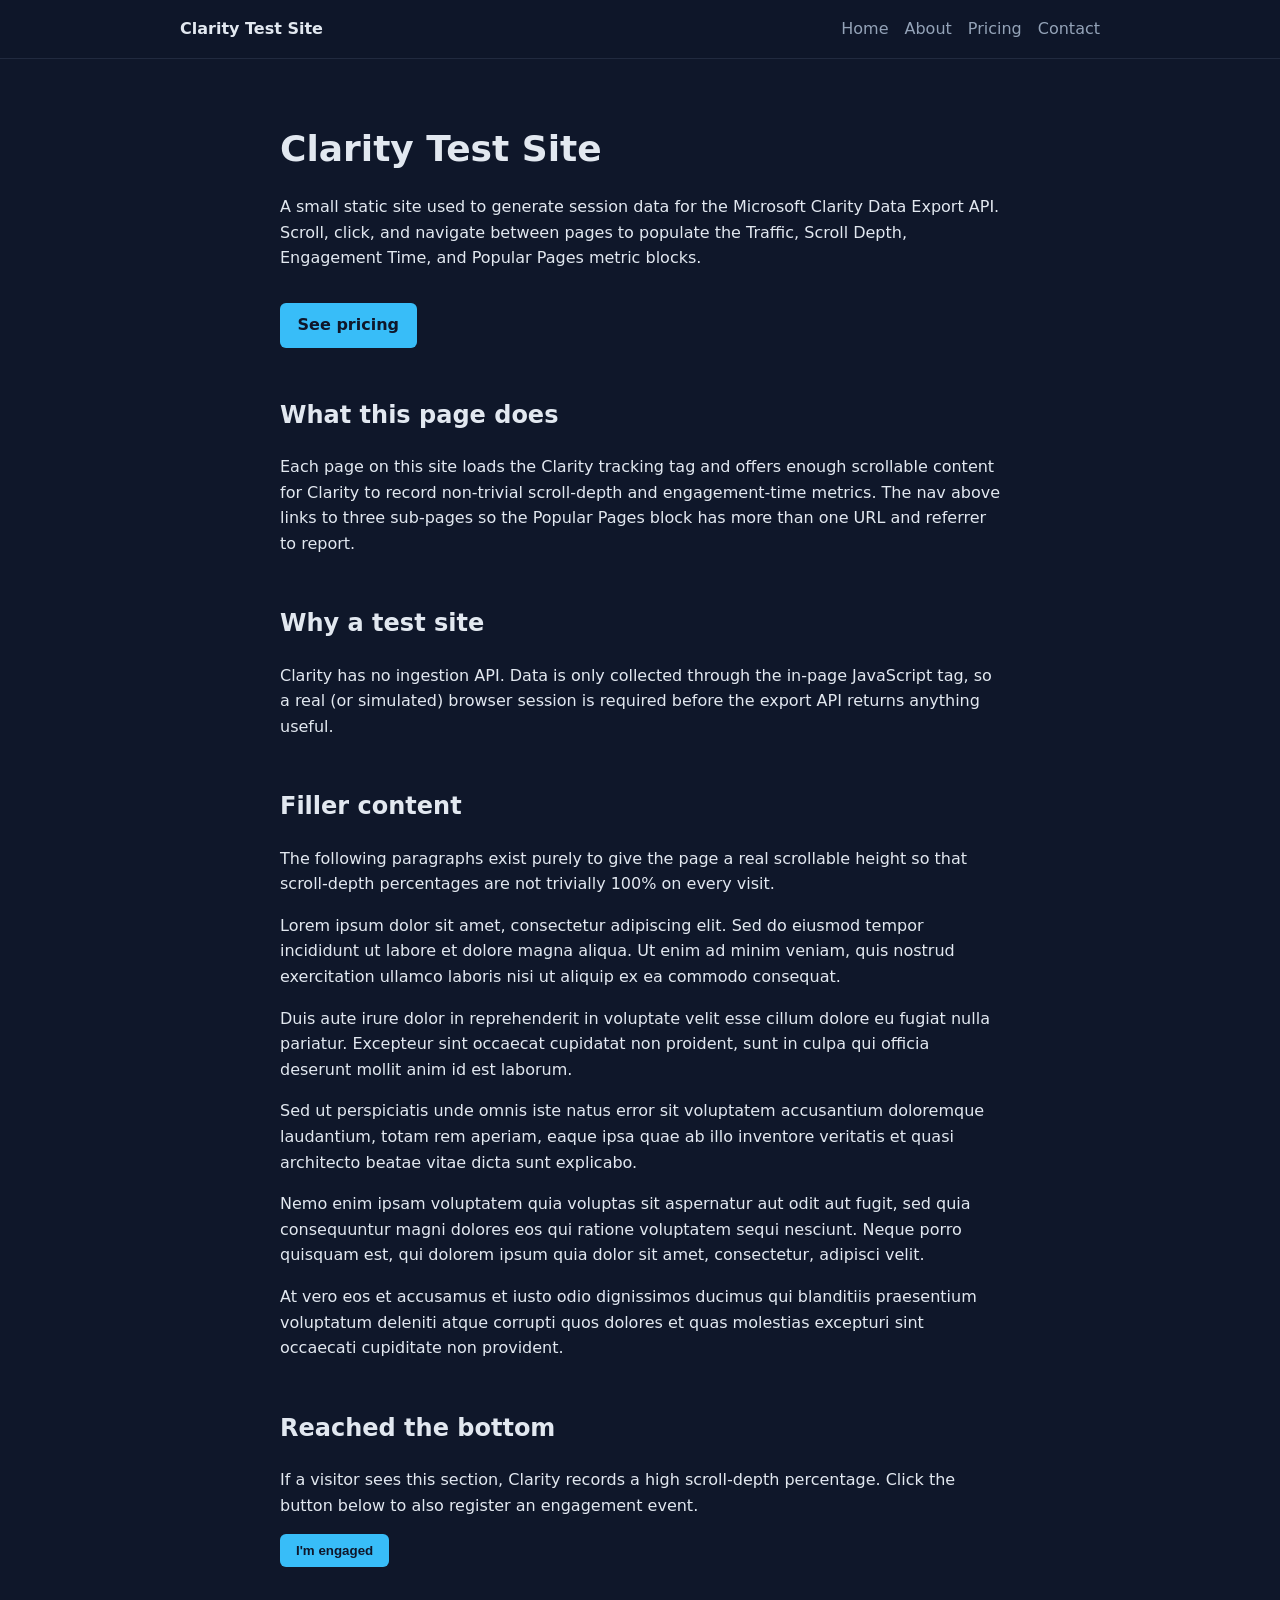
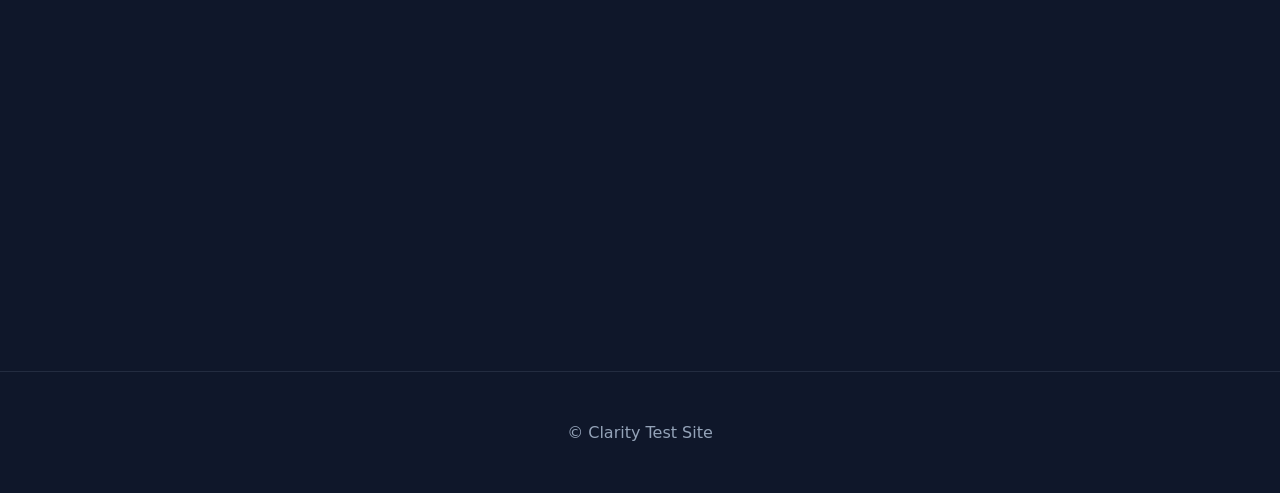
<file: index.html>
<!doctype html>
<html lang="en">
  <head>
    <meta charset="utf-8" />
    <meta name="viewport" content="width=device-width, initial-scale=1" />
    <title>Home | Clarity Test Site</title>
    <link rel="stylesheet" href="styles.css" />
    <script type="text/javascript">
      (function (c, l, a, r, i, t, y) {
        c[a] =
          c[a] ||
          function () {
            (c[a].q = c[a].q || []).push(arguments);
          };
        t = l.createElement(r);
        t.async = 1;
        t.src = "https://www.clarity.ms/tag/" + i;
        y = l.getElementsByTagName(r)[0];
        y.parentNode.insertBefore(t, y);
      })(window, document, "clarity", "script", "wf8gx9qoil");
    </script>
  </head>
  <body>
    <header>
      <nav>
        <a href="index.html" class="brand">Clarity Test Site</a>
        <ul>
          <li><a href="index.html">Home</a></li>
          <li><a href="about.html">About</a></li>
          <li><a href="pricing.html">Pricing</a></li>
          <li><a href="contact.html">Contact</a></li>
        </ul>
      </nav>
    </header>

    <main>
      <section class="hero">
        <h1>Clarity Test Site</h1>
        <p>
          A small static site used to generate session data for the
          Microsoft Clarity Data Export API. Scroll, click, and navigate
          between pages to populate the Traffic, Scroll Depth, Engagement
          Time, and Popular Pages metric blocks.
        </p>
        <a class="cta" href="pricing.html">See pricing</a>
      </section>

      <section>
        <h2>What this page does</h2>
        <p>
          Each page on this site loads the Clarity tracking tag and offers
          enough scrollable content for Clarity to record non-trivial
          scroll-depth and engagement-time metrics. The nav above links to
          three sub-pages so the Popular Pages block has more than one URL
          and referrer to report.
        </p>
      </section>

      <section>
        <h2>Why a test site</h2>
        <p>
          Clarity has no ingestion API. Data is only collected through the
          in-page JavaScript tag, so a real (or simulated) browser session
          is required before the export API returns anything useful.
        </p>
      </section>

      <section>
        <h2>Filler content</h2>
        <p>
          The following paragraphs exist purely to give the page a real
          scrollable height so that scroll-depth percentages are not
          trivially 100% on every visit.
        </p>
        <p>
          Lorem ipsum dolor sit amet, consectetur adipiscing elit. Sed do
          eiusmod tempor incididunt ut labore et dolore magna aliqua. Ut
          enim ad minim veniam, quis nostrud exercitation ullamco laboris
          nisi ut aliquip ex ea commodo consequat.
        </p>
        <p>
          Duis aute irure dolor in reprehenderit in voluptate velit esse
          cillum dolore eu fugiat nulla pariatur. Excepteur sint occaecat
          cupidatat non proident, sunt in culpa qui officia deserunt
          mollit anim id est laborum.
        </p>
        <p>
          Sed ut perspiciatis unde omnis iste natus error sit voluptatem
          accusantium doloremque laudantium, totam rem aperiam, eaque
          ipsa quae ab illo inventore veritatis et quasi architecto beatae
          vitae dicta sunt explicabo.
        </p>
        <p>
          Nemo enim ipsam voluptatem quia voluptas sit aspernatur aut
          odit aut fugit, sed quia consequuntur magni dolores eos qui
          ratione voluptatem sequi nesciunt. Neque porro quisquam est, qui
          dolorem ipsum quia dolor sit amet, consectetur, adipisci velit.
        </p>
        <p>
          At vero eos et accusamus et iusto odio dignissimos ducimus qui
          blanditiis praesentium voluptatum deleniti atque corrupti quos
          dolores et quas molestias excepturi sint occaecati cupiditate
          non provident.
        </p>
      </section>

      <section class="deep">
        <h2>Reached the bottom</h2>
        <p>
          If a visitor sees this section, Clarity records a high
          scroll-depth percentage. Click the button below to also register
          an engagement event.
        </p>
        <button type="button" id="engage">I'm engaged</button>
        <p id="engage-feedback" hidden>Thanks for the click!</p>
      </section>
    </main>

    <footer>
      <p>&copy; Clarity Test Site</p>
    </footer>

    <script src="site.js" defer></script>
  </body>
</html>
</file>
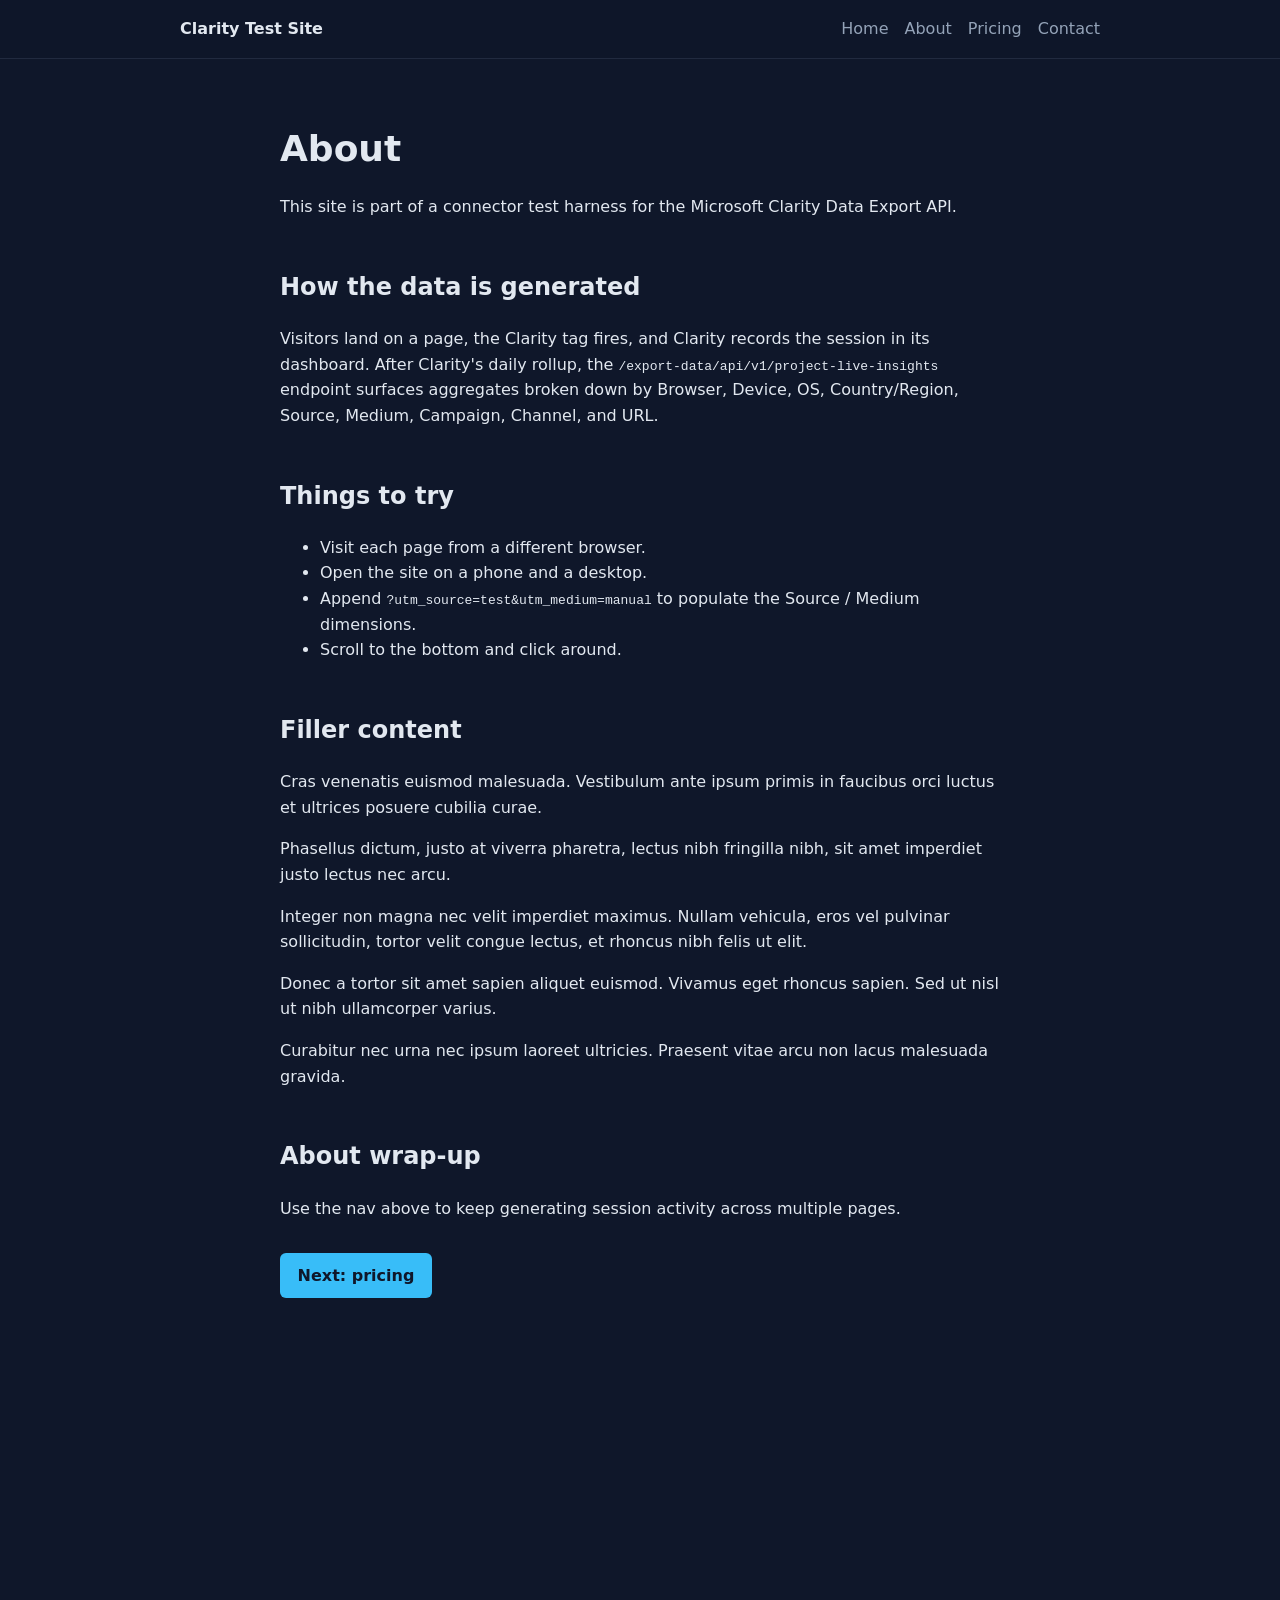
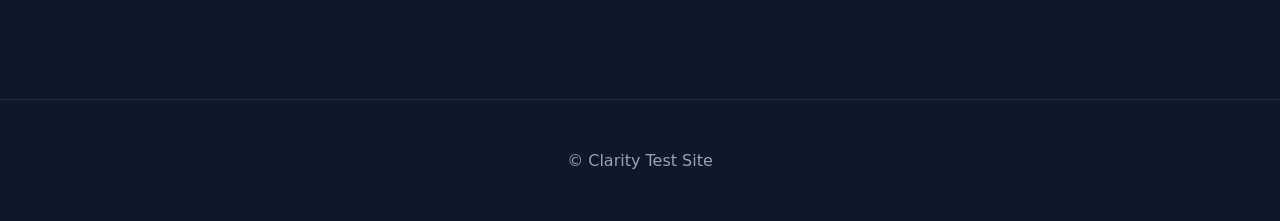
<file: about.html>
<!doctype html>
<html lang="en">
  <head>
    <meta charset="utf-8" />
    <meta name="viewport" content="width=device-width, initial-scale=1" />
    <title>About | Clarity Test Site</title>
    <link rel="stylesheet" href="styles.css" />
    <script type="text/javascript">
      (function (c, l, a, r, i, t, y) {
        c[a] =
          c[a] ||
          function () {
            (c[a].q = c[a].q || []).push(arguments);
          };
        t = l.createElement(r);
        t.async = 1;
        t.src = "https://www.clarity.ms/tag/" + i;
        y = l.getElementsByTagName(r)[0];
        y.parentNode.insertBefore(t, y);
      })(window, document, "clarity", "script", "wf8gx9qoil");
    </script>
  </head>
  <body>
    <header>
      <nav>
        <a href="index.html" class="brand">Clarity Test Site</a>
        <ul>
          <li><a href="index.html">Home</a></li>
          <li><a href="about.html">About</a></li>
          <li><a href="pricing.html">Pricing</a></li>
          <li><a href="contact.html">Contact</a></li>
        </ul>
      </nav>
    </header>

    <main>
      <section class="hero">
        <h1>About</h1>
        <p>
          This site is part of a connector test harness for the Microsoft
          Clarity Data Export API.
        </p>
      </section>

      <section>
        <h2>How the data is generated</h2>
        <p>
          Visitors land on a page, the Clarity tag fires, and Clarity records
          the session in its dashboard. After Clarity's daily rollup, the
          <code>/export-data/api/v1/project-live-insights</code> endpoint
          surfaces aggregates broken down by Browser, Device, OS,
          Country/Region, Source, Medium, Campaign, Channel, and URL.
        </p>
      </section>

      <section>
        <h2>Things to try</h2>
        <ul>
          <li>Visit each page from a different browser.</li>
          <li>Open the site on a phone and a desktop.</li>
          <li>
            Append <code>?utm_source=test&amp;utm_medium=manual</code> to
            populate the Source / Medium dimensions.
          </li>
          <li>Scroll to the bottom and click around.</li>
        </ul>
      </section>

      <section>
        <h2>Filler content</h2>
        <p>
          Cras venenatis euismod malesuada. Vestibulum ante ipsum primis in
          faucibus orci luctus et ultrices posuere cubilia curae.
        </p>
        <p>
          Phasellus dictum, justo at viverra pharetra, lectus nibh fringilla
          nibh, sit amet imperdiet justo lectus nec arcu.
        </p>
        <p>
          Integer non magna nec velit imperdiet maximus. Nullam vehicula, eros
          vel pulvinar sollicitudin, tortor velit congue lectus, et rhoncus nibh
          felis ut elit.
        </p>
        <p>
          Donec a tortor sit amet sapien aliquet euismod. Vivamus eget rhoncus
          sapien. Sed ut nisl ut nibh ullamcorper varius.
        </p>
        <p>
          Curabitur nec urna nec ipsum laoreet ultricies. Praesent vitae arcu
          non lacus malesuada gravida.
        </p>
      </section>

      <section class="deep">
        <h2>About wrap-up</h2>
        <p>
          Use the nav above to keep generating session activity across multiple
          pages.
        </p>
        <a class="cta" href="pricing.html">Next: pricing</a>
      </section>
    </main>

    <footer>
      <p>&copy; Clarity Test Site</p>
    </footer>

    <script src="site.js" defer></script>
  </body>
</html>
</file>
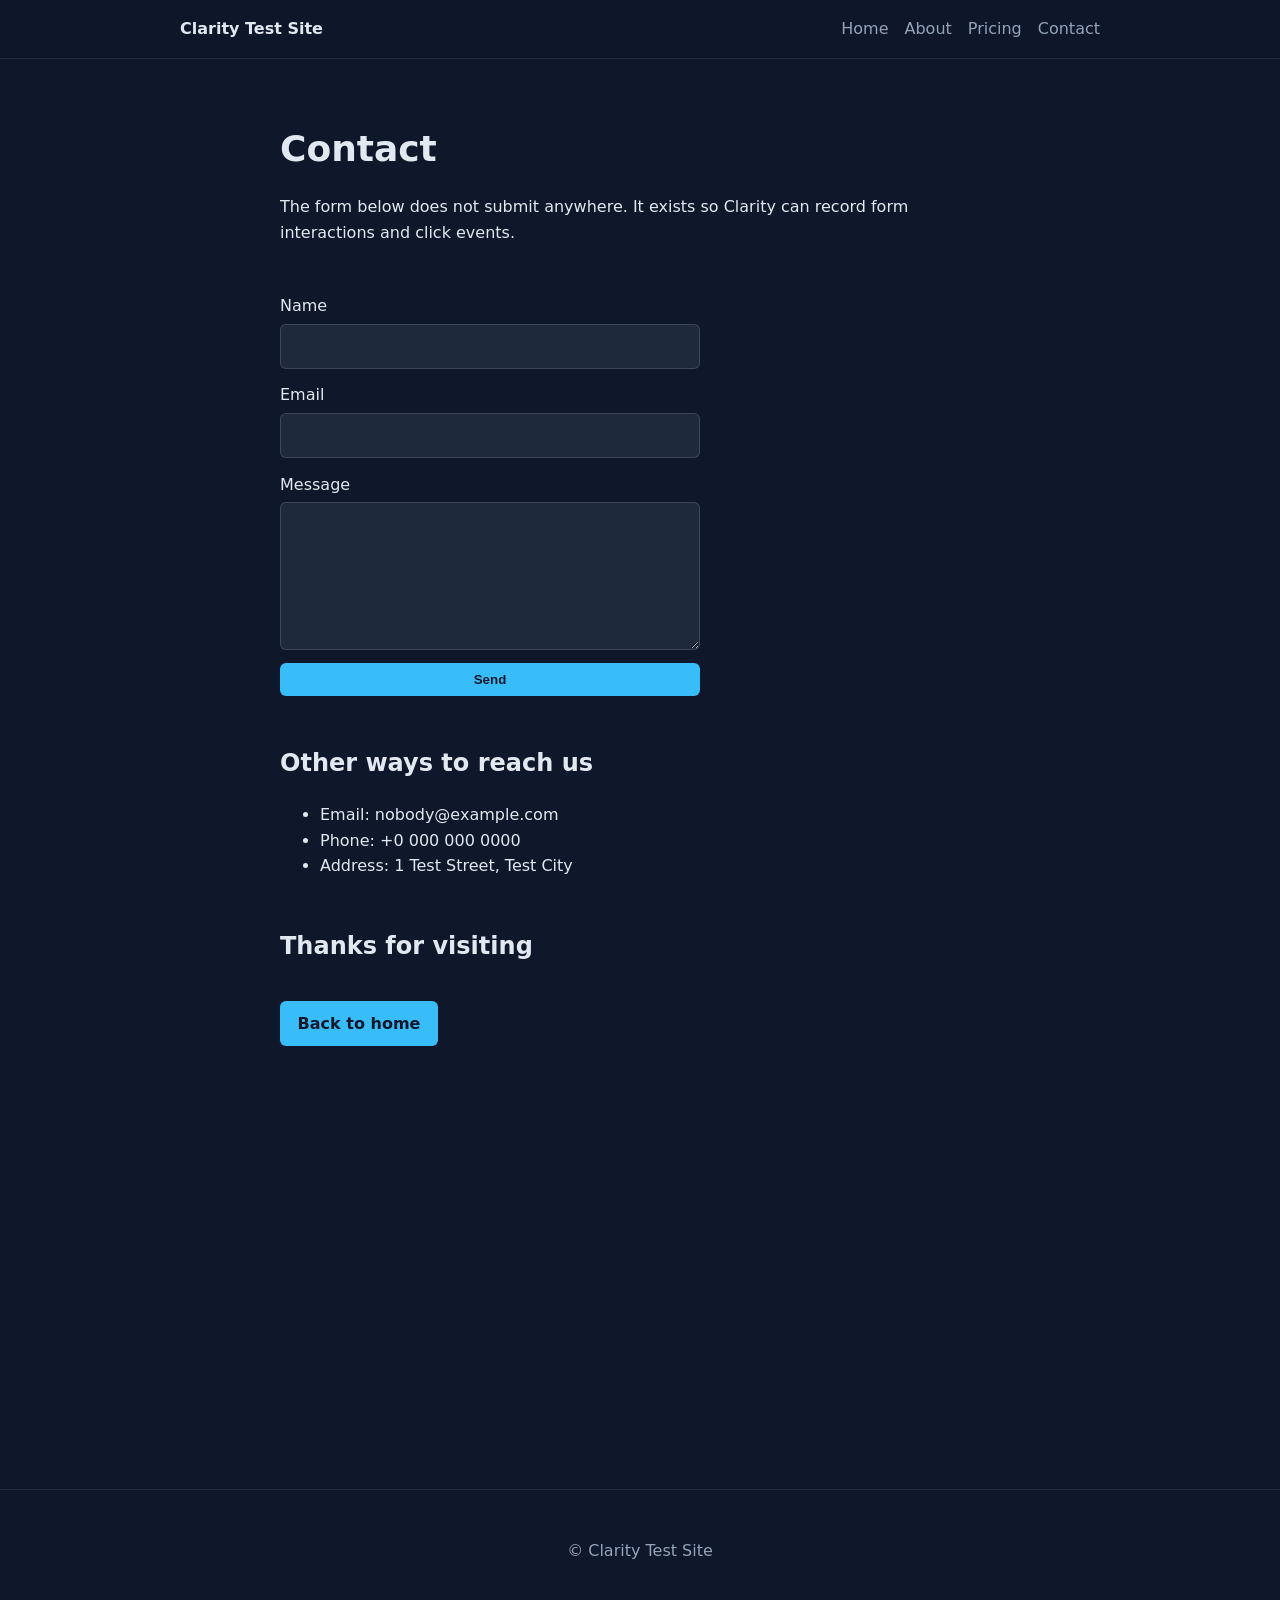
<file: contact.html>
<!doctype html>
<html lang="en">
  <head>
    <meta charset="utf-8" />
    <meta name="viewport" content="width=device-width, initial-scale=1" />
    <title>Contact | Clarity Test Site</title>
    <link rel="stylesheet" href="styles.css" />
    <script type="text/javascript">
      (function (c, l, a, r, i, t, y) {
        c[a] =
          c[a] ||
          function () {
            (c[a].q = c[a].q || []).push(arguments);
          };
        t = l.createElement(r);
        t.async = 1;
        t.src = "https://www.clarity.ms/tag/" + i;
        y = l.getElementsByTagName(r)[0];
        y.parentNode.insertBefore(t, y);
      })(window, document, "clarity", "script", "wf8gx9qoil");
    </script>
  </head>
  <body>
    <header>
      <nav>
        <a href="index.html" class="brand">Clarity Test Site</a>
        <ul>
          <li><a href="index.html">Home</a></li>
          <li><a href="about.html">About</a></li>
          <li><a href="pricing.html">Pricing</a></li>
          <li><a href="contact.html">Contact</a></li>
        </ul>
      </nav>
    </header>

    <main>
      <section class="hero">
        <h1>Contact</h1>
        <p>
          The form below does not submit anywhere. It exists so Clarity
          can record form interactions and click events.
        </p>
      </section>

      <section>
        <form id="contact-form" autocomplete="off">
          <label>
            Name
            <input type="text" name="name" required />
          </label>
          <label>
            Email
            <input type="email" name="email" required />
          </label>
          <label>
            Message
            <textarea name="message" rows="5" required></textarea>
          </label>
          <button type="submit">Send</button>
        </form>
        <p id="contact-feedback" hidden>
          Form recorded locally. Nothing was sent.
        </p>
      </section>

      <section>
        <h2>Other ways to reach us</h2>
        <ul>
          <li>Email: nobody@example.com</li>
          <li>Phone: +0 000 000 0000</li>
          <li>Address: 1 Test Street, Test City</li>
        </ul>
      </section>

      <section class="deep">
        <h2>Thanks for visiting</h2>
        <a class="cta" href="index.html">Back to home</a>
      </section>
    </main>

    <footer>
      <p>&copy; Clarity Test Site</p>
    </footer>

    <script src="site.js" defer></script>
  </body>
</html>
</file>
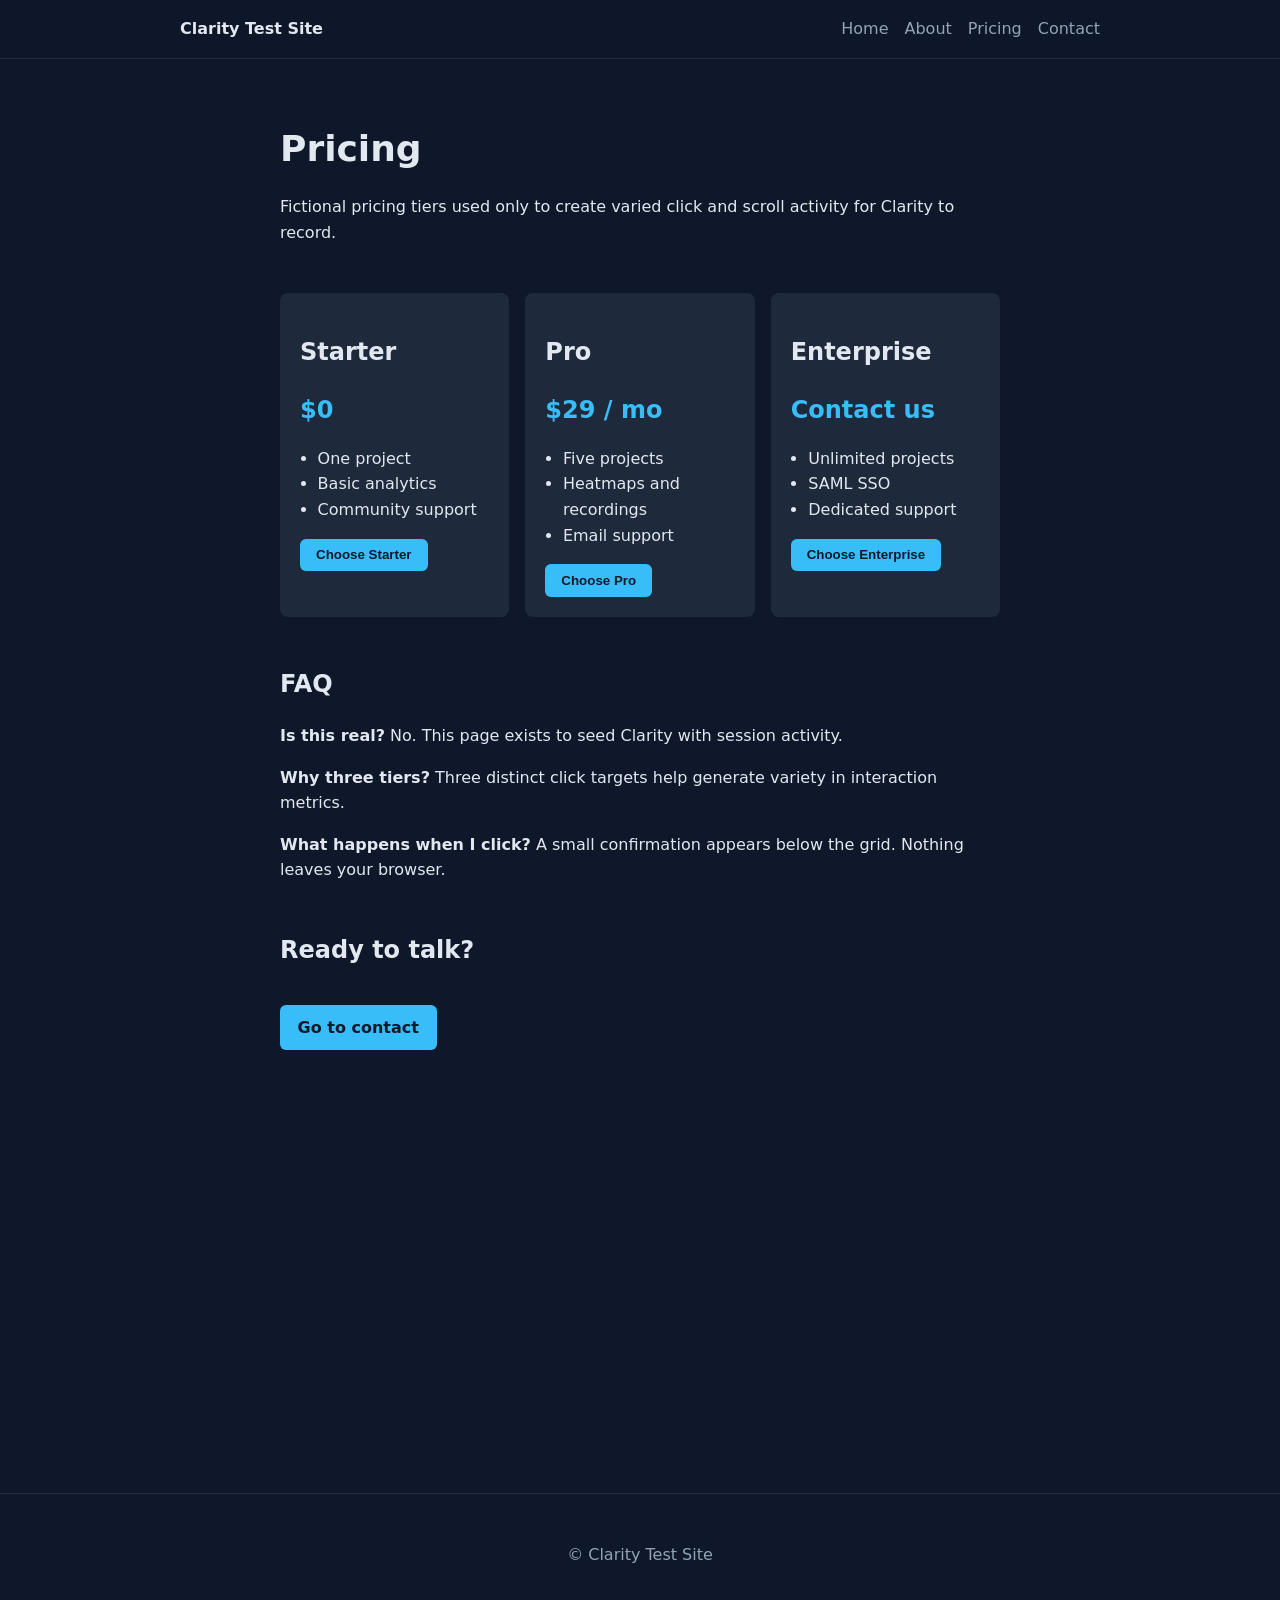
<file: pricing.html>
<!doctype html>
<html lang="en">
  <head>
    <meta charset="utf-8" />
    <meta name="viewport" content="width=device-width, initial-scale=1" />
    <title>Pricing | Clarity Test Site</title>
    <link rel="stylesheet" href="styles.css" />
    <script type="text/javascript">
      (function (c, l, a, r, i, t, y) {
        c[a] =
          c[a] ||
          function () {
            (c[a].q = c[a].q || []).push(arguments);
          };
        t = l.createElement(r);
        t.async = 1;
        t.src = "https://www.clarity.ms/tag/" + i;
        y = l.getElementsByTagName(r)[0];
        y.parentNode.insertBefore(t, y);
      })(window, document, "clarity", "script", "wf8gx9qoil");
    </script>
  </head>
  <body>
    <header>
      <nav>
        <a href="index.html" class="brand">Clarity Test Site</a>
        <ul>
          <li><a href="index.html">Home</a></li>
          <li><a href="about.html">About</a></li>
          <li><a href="pricing.html">Pricing</a></li>
          <li><a href="contact.html">Contact</a></li>
        </ul>
      </nav>
    </header>

    <main>
      <section class="hero">
        <h1>Pricing</h1>
        <p>
          Fictional pricing tiers used only to create varied click and
          scroll activity for Clarity to record.
        </p>
      </section>

      <section class="pricing-grid">
        <article class="tier">
          <h2>Starter</h2>
          <p class="price">$0</p>
          <ul>
            <li>One project</li>
            <li>Basic analytics</li>
            <li>Community support</li>
          </ul>
          <button type="button" class="pick" data-tier="starter">
            Choose Starter
          </button>
        </article>

        <article class="tier">
          <h2>Pro</h2>
          <p class="price">$29 / mo</p>
          <ul>
            <li>Five projects</li>
            <li>Heatmaps and recordings</li>
            <li>Email support</li>
          </ul>
          <button type="button" class="pick" data-tier="pro">
            Choose Pro
          </button>
        </article>

        <article class="tier">
          <h2>Enterprise</h2>
          <p class="price">Contact us</p>
          <ul>
            <li>Unlimited projects</li>
            <li>SAML SSO</li>
            <li>Dedicated support</li>
          </ul>
          <button type="button" class="pick" data-tier="enterprise">
            Choose Enterprise
          </button>
        </article>
      </section>

      <section>
        <h2>FAQ</h2>
        <p>
          <strong>Is this real?</strong> No. This page exists to seed
          Clarity with session activity.
        </p>
        <p>
          <strong>Why three tiers?</strong> Three distinct click targets
          help generate variety in interaction metrics.
        </p>
        <p>
          <strong>What happens when I click?</strong> A small confirmation
          appears below the grid. Nothing leaves your browser.
        </p>
      </section>

      <section class="deep">
        <h2>Ready to talk?</h2>
        <a class="cta" href="contact.html">Go to contact</a>
      </section>
      <p id="pick-feedback" hidden></p>
    </main>

    <footer>
      <p>&copy; Clarity Test Site</p>
    </footer>

    <script src="site.js" defer></script>
  </body>
</html>
</file>
<file: styles.css>
:root {
  --bg: #0f172a;
  --fg: #e2e8f0;
  --muted: #94a3b8;
  --accent: #38bdf8;
  --card: #1e293b;
}

* {
  box-sizing: border-box;
}

body {
  margin: 0;
  font-family: system-ui, -apple-system, "Segoe UI", Roboto, sans-serif;
  background: var(--bg);
  color: var(--fg);
  line-height: 1.6;
}

header {
  background: rgba(15, 23, 42, 0.85);
  position: sticky;
  top: 0;
  backdrop-filter: blur(8px);
  border-bottom: 1px solid rgba(148, 163, 184, 0.15);
}

nav {
  max-width: 960px;
  margin: 0 auto;
  padding: 1rem 1.25rem;
  display: flex;
  align-items: center;
  justify-content: space-between;
  gap: 1rem;
}

nav .brand {
  font-weight: 700;
  color: var(--fg);
  text-decoration: none;
}

nav ul {
  list-style: none;
  display: flex;
  gap: 1rem;
  padding: 0;
  margin: 0;
}

nav a {
  color: var(--muted);
  text-decoration: none;
}

nav a:hover {
  color: var(--accent);
}

main {
  max-width: 760px;
  margin: 0 auto;
  padding: 2rem 1.25rem 4rem;
}

section {
  margin-bottom: 3rem;
}

.hero h1 {
  font-size: 2.25rem;
  margin-bottom: 0.5rem;
}

.cta {
  display: inline-block;
  margin-top: 1rem;
  padding: 0.6rem 1.1rem;
  background: var(--accent);
  color: #0f172a;
  border-radius: 6px;
  text-decoration: none;
  font-weight: 600;
}

button {
  padding: 0.55rem 1rem;
  background: var(--accent);
  color: #0f172a;
  border: none;
  border-radius: 6px;
  font-weight: 600;
  cursor: pointer;
}

button:hover {
  filter: brightness(1.1);
}

.pricing-grid {
  display: grid;
  grid-template-columns: repeat(auto-fit, minmax(220px, 1fr));
  gap: 1rem;
}

.tier {
  background: var(--card);
  padding: 1.25rem;
  border-radius: 8px;
}

.tier .price {
  font-size: 1.5rem;
  font-weight: 700;
  color: var(--accent);
  margin: 0.25rem 0 1rem;
}

.tier ul {
  padding-left: 1.1rem;
  margin: 0 0 1rem;
}

form {
  display: grid;
  gap: 0.85rem;
  max-width: 420px;
}

form label {
  display: grid;
  gap: 0.3rem;
}

form input,
form textarea {
  padding: 0.55rem 0.7rem;
  background: var(--card);
  border: 1px solid rgba(148, 163, 184, 0.25);
  border-radius: 6px;
  color: var(--fg);
  font: inherit;
}

footer {
  text-align: center;
  color: var(--muted);
  padding: 2rem 1rem;
  border-top: 1px solid rgba(148, 163, 184, 0.15);
}

.deep {
  min-height: 50vh;
}
</file>
